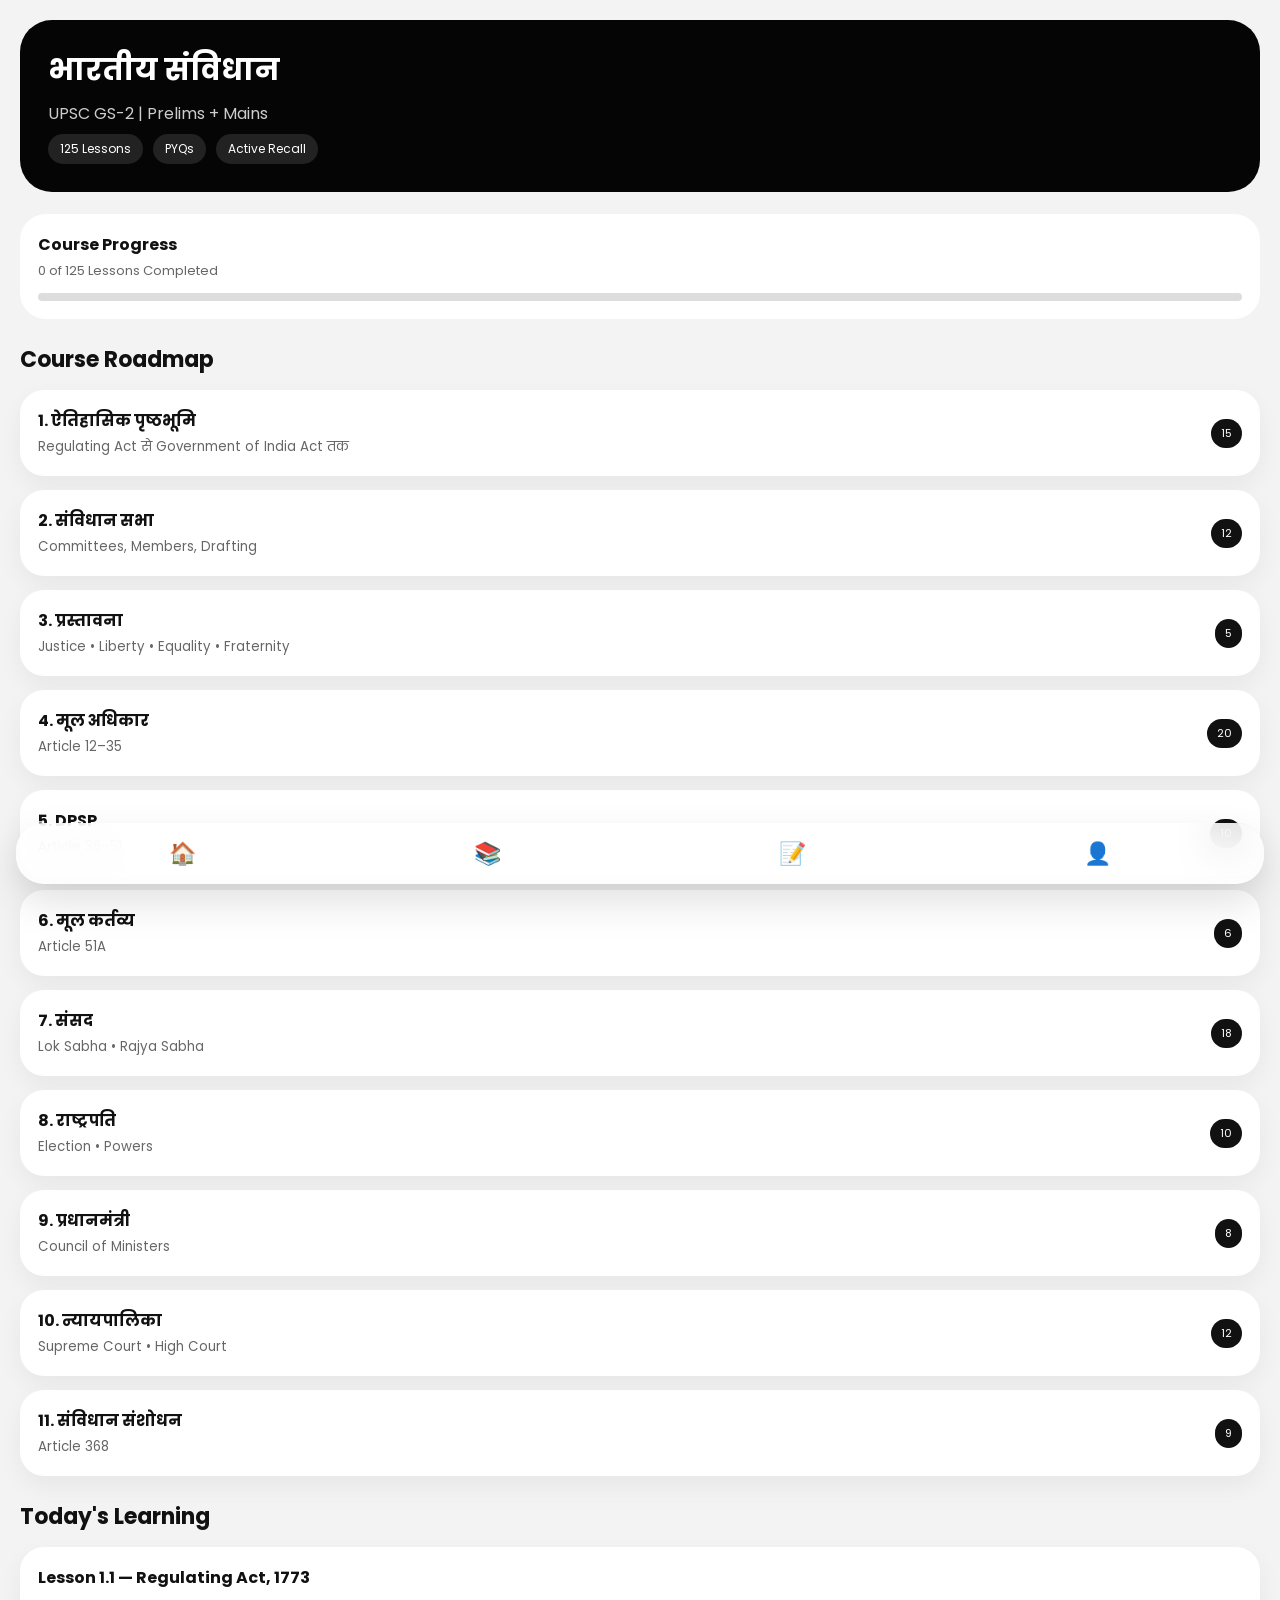
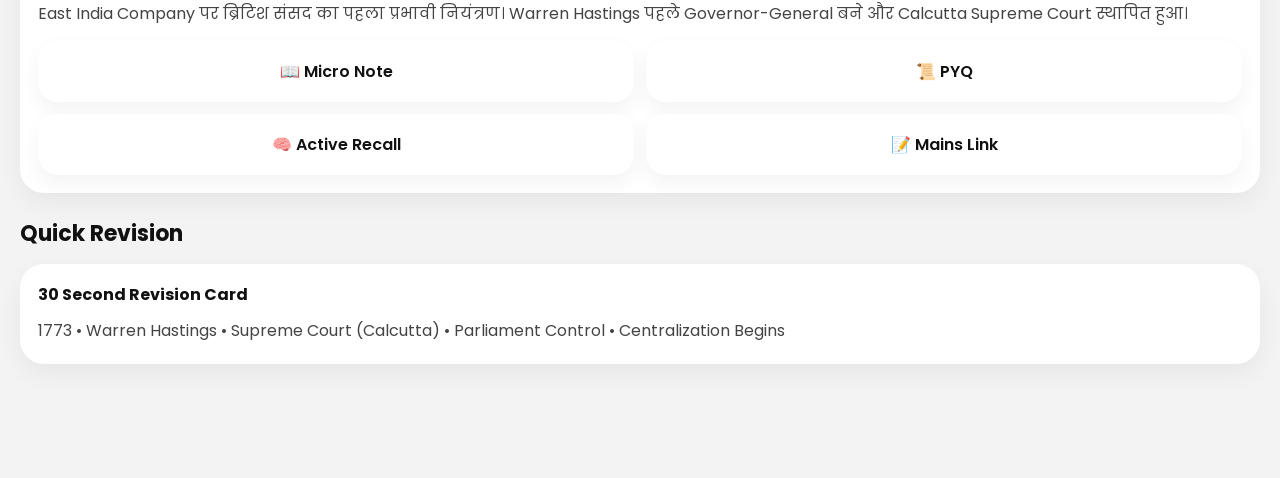
<file: constitution.html>
<!DOCTYPE html>
<html lang="hi">
<head>
<meta charset="UTF-8">
<meta name="viewport" content="width=device-width,initial-scale=1">
<title>Astra Parth - भारतीय संविधान</title>

<link href="https://fonts.googleapis.com/css2?family=Poppins:wght@400;500;600;700;800&display=swap" rel="stylesheet">

<style>
*{margin:0;padding:0;box-sizing:border-box;font-family:Poppins,sans-serif}
body{
background:#f3f3f3;
color:#111;
padding:20px 20px 100px;
}
.hero{
background:#050505;
color:white;
padding:28px;
border-radius:32px;
margin-bottom:22px;
}
.hero h1{font-size:30px}
.hero p{opacity:.8;margin-top:8px}

.tag{
display:inline-block;
padding:6px 12px;
background:#222;
color:white;
border-radius:999px;
font-size:12px;
margin:8px 6px 0 0;
}

.progress-box{
background:white;
border-radius:26px;
padding:18px;
margin-bottom:22px;
}
.progress{
height:8px;
background:#ddd;
border-radius:999px;
overflow:hidden;
margin-top:12px;
}
.fill{
width:0%;
height:100%;
background:#111;
}

.section-title{
font-size:22px;
font-weight:700;
margin:24px 0 14px;
}

.card{
background:white;
border-radius:24px;
padding:18px;
margin-bottom:14px;
box-shadow:0 10px 25px rgba(0,0,0,.05);
}

.lesson{
display:flex;
justify-content:space-between;
align-items:center;
}

.lesson small{
color:#666;
}

.badge{
background:#111;
color:white;
padding:6px 10px;
border-radius:999px;
font-size:11px;
}

.quick{
display:grid;
grid-template-columns:repeat(2,1fr);
gap:12px;
margin-top:14px;
}

.q{
background:white;
padding:18px;
border-radius:20px;
text-align:center;
font-weight:600;
box-shadow:0 8px 20px rgba(0,0,0,.05);
}

.bottom{
position:fixed;
left:16px;
right:16px;
bottom:16px;
background:rgba(255,255,255,.85);
backdrop-filter:blur(20px);
border-radius:28px;
padding:14px;
display:flex;
justify-content:space-around;
box-shadow:0 18px 40px rgba(0,0,0,.12);
}

.bottom button{
border:none;
background:none;
font-size:22px;
}
</style>
</head>

<body>

<div class="hero">
<h1>भारतीय संविधान</h1>
<p>UPSC GS-2 | Prelims + Mains</p>

<span class="tag">125 Lessons</span>
<span class="tag">PYQs</span>
<span class="tag">Active Recall</span>
</div>

<div class="progress-box">
<b>Course Progress</b>
<div style="color:#666;font-size:13px;margin-top:4px;">0 of 125 Lessons Completed</div>
<div class="progress">
<div class="fill"></div>
</div>
</div>

<h2 class="section-title">Course Roadmap</h2>

<div class="card lesson">
<div>
<b>1. ऐतिहासिक पृष्ठभूमि</b><br>
<small>Regulating Act से Government of India Act तक</small>
</div>
<span class="badge">15</span>
</div>

<div class="card lesson">
<div>
<b>2. संविधान सभा</b><br>
<small>Committees, Members, Drafting</small>
</div>
<span class="badge">12</span>
</div>

<div class="card lesson">
<div>
<b>3. प्रस्तावना</b><br>
<small>Justice • Liberty • Equality • Fraternity</small>
</div>
<span class="badge">5</span>
</div>

<div class="card lesson">
<div>
<b>4. मूल अधिकार</b><br>
<small>Article 12–35</small>
</div>
<span class="badge">20</span>
</div>

<div class="card lesson">
<div>
<b>5. DPSP</b><br>
<small>Article 36–51</small>
</div>
<span class="badge">10</span>
</div>

<div class="card lesson">
<div>
<b>6. मूल कर्तव्य</b><br>
<small>Article 51A</small>
</div>
<span class="badge">6</span>
</div>

<div class="card lesson">
<div>
<b>7. संसद</b><br>
<small>Lok Sabha • Rajya Sabha</small>
</div>
<span class="badge">18</span>
</div>

<div class="card lesson">
<div>
<b>8. राष्ट्रपति</b><br>
<small>Election • Powers</small>
</div>
<span class="badge">10</span>
</div>

<div class="card lesson">
<div>
<b>9. प्रधानमंत्री</b><br>
<small>Council of Ministers</small>
</div>
<span class="badge">8</span>
</div>

<div class="card lesson">
<div>
<b>10. न्यायपालिका</b><br>
<small>Supreme Court • High Court</small>
</div>
<span class="badge">12</span>
</div>

<div class="card lesson">
<div>
<b>11. संविधान संशोधन</b><br>
<small>Article 368</small>
</div>
<span class="badge">9</span>
</div>

<h2 class="section-title">Today's Learning</h2>

<div class="card">
<b>Lesson 1.1 — Regulating Act, 1773</b>

<p style="margin-top:10px;color:#444;line-height:1.7;">
East India Company पर ब्रिटिश संसद का पहला प्रभावी नियंत्रण।
Warren Hastings पहले Governor-General बने और Calcutta Supreme Court स्थापित हुआ।
</p>

<div class="quick">
<div class="q">📖 Micro Note</div>
<div class="q">📜 PYQ</div>
<div class="q">🧠 Active Recall</div>
<div class="q">📝 Mains Link</div>
</div>
</div>

<h2 class="section-title">Quick Revision</h2>

<div class="card">
<b>30 Second Revision Card</b>

<p style="margin-top:10px;color:#444;line-height:1.8;">
1773 • Warren Hastings • Supreme Court (Calcutta) • Parliament Control • Centralization Begins
</p>
</div>

<div class="bottom">
<button>🏠</button>
<button>📚</button>
<button>📝</button>
<button>👤</button>
</div>

</body>
</html>
</file>
